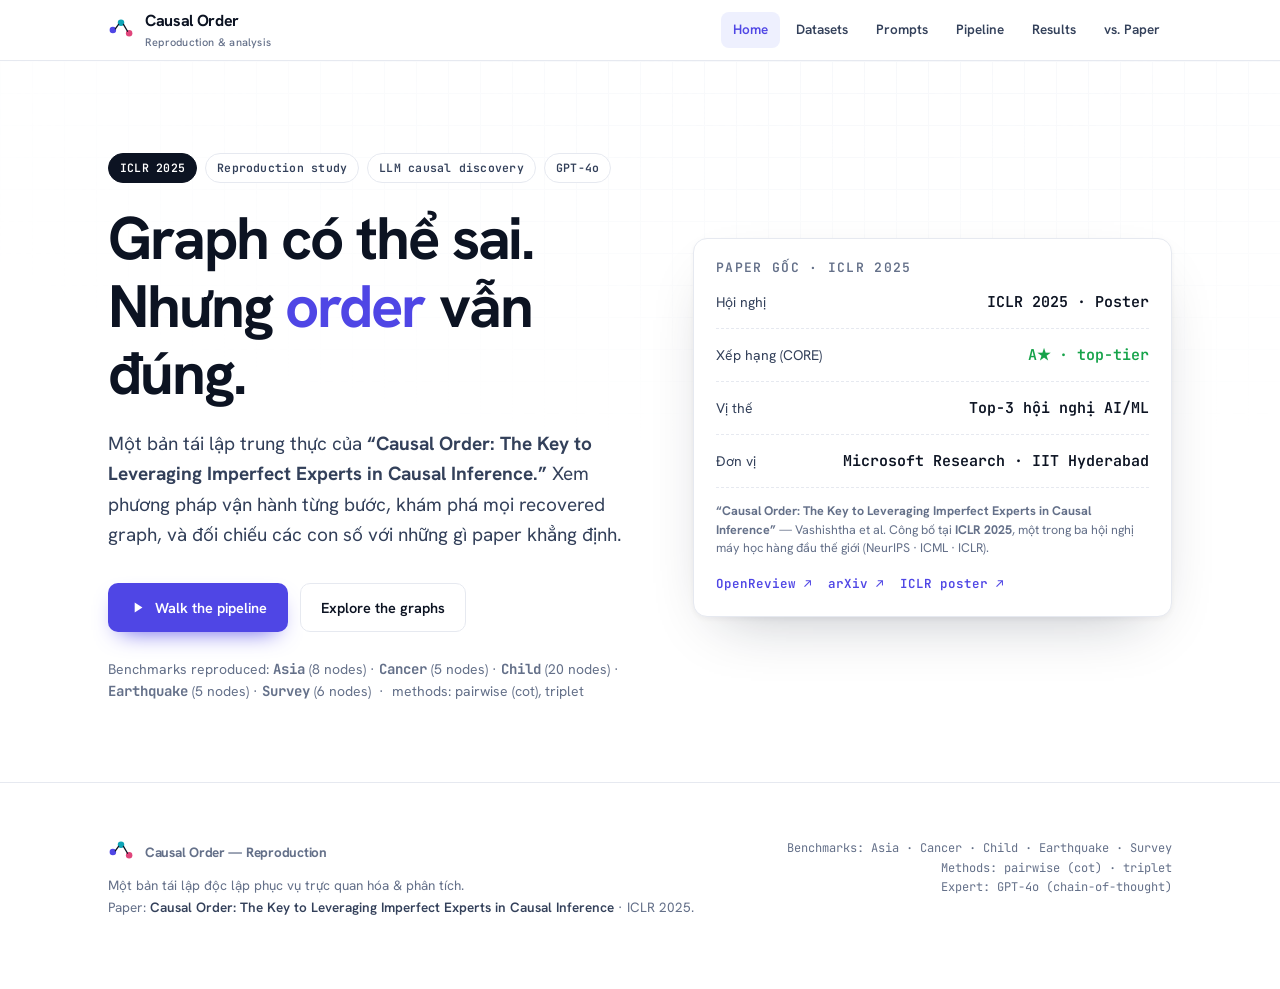
<file: ui/index.html>
<!DOCTYPE html>
<html lang="vi">
<head>
<meta charset="utf-8" />
<meta name="viewport" content="width=device-width, initial-scale=1" />
<title>Causal Order — Reproduction & Analysis</title>
<link rel="preconnect" href="https://fonts.googleapis.com" />
<link rel="preconnect" href="https://fonts.gstatic.com" crossorigin />
<link href="https://fonts.googleapis.com/css2?family=Hanken+Grotesk:wght@400;500;600;700;800&family=JetBrains+Mono:wght@400;500;600&display=swap" rel="stylesheet" />
<link rel="stylesheet" href="styles.css" />
</head>
<body>

<!-- ================= NAV ================= -->
<header class="nav">
  <div class="nav-in">
    <a class="brand" href="#home" style="text-decoration:none;color:inherit">
      <svg class="glyph" viewBox="0 0 32 32" fill="none">
        <circle cx="6" cy="16" r="4" fill="#4f46e5"/>
        <circle cx="16" cy="7" r="4" fill="#0ea5b7"/>
        <circle cx="26" cy="20" r="4" fill="#e0457b"/>
        <path d="M9 14.5 13 9M19 9l5 8.5" stroke="#0c1322" stroke-width="1.6" stroke-linecap="round"/>
      </svg>
      <span>Causal Order<small>Reproduction & analysis</small></span>
    </a>
    <nav class="nav-links">
      <a href="#home">Home</a>
      <a href="#datasets">Datasets</a>
      <a href="#prompts">Prompts</a>
      <a href="#pipeline">Pipeline</a>
      <a href="#results">Results</a>
      <a href="#comparison">vs. Paper</a>
    </nav>
  </div>
</header>

<a id="top"></a>

<!-- ================= HERO ================= -->
<section id="home" class="hero page">
  <div class="hero-grid"></div>
  <div class="wrap hero-in">
    <div>
      <div class="tag-row">
        <span class="pill solid">ICLR 2025</span>
        <span class="pill">Reproduction study</span>
        <span class="pill">LLM causal discovery</span>
        <span class="pill">GPT-4o</span>
      </div>
      <h1>Graph có thể sai.<br/>Nhưng <em style="font-style:normal;color:var(--accent)">order</em> vẫn đúng.</h1>
      <p class="sub">Một bản tái lập trung thực của <strong>“Causal Order: The Key to Leveraging Imperfect Experts in Causal Inference.”</strong> Xem phương pháp vận hành từng bước, khám phá mọi recovered graph, và đối chiếu các con số với những gì paper khẳng định.</p>
      <div class="cta-row">
        <a class="btn btn-primary" href="#pipeline">
          <svg width="17" height="17" viewBox="0 0 24 24" fill="currentColor"><path d="M8 5v14l11-7z"/></svg>
          Walk the pipeline
        </a>
        <a class="btn btn-ghost" href="#pipeline">Explore the graphs</a>
      </div>
      <p class="by" id="hero-benchmarks">Benchmarks reproduced: <b class="mono">Cancer</b> (5 nodes) &nbsp;·&nbsp; methods: pairwise, triplet</p>
    </div>

    <div class="verdict">
      <h4>Paper gốc · ICLR 2025</h4>
      <div class="verdict-row"><span class="lab">Hội nghị</span><span class="val">ICLR 2025 · Poster</span></div>
      <div class="verdict-row"><span class="lab">Xếp hạng (CORE)</span><span class="val delta-good">A★ · top-tier</span></div>
      <div class="verdict-row"><span class="lab">Vị thế</span><span class="val">Top-3 hội nghị AI/ML</span></div>
      <div class="verdict-row"><span class="lab">Đơn vị</span><span class="val">Microsoft Research · IIT&nbsp;Hyderabad</span></div>
      <p class="muted" style="font-size:12.5px;margin-top:14px;line-height:1.5"><b>“Causal Order: The Key to Leveraging Imperfect Experts in Causal Inference”</b> — Vashishtha et al. Công bố tại <b>ICLR 2025</b>, một trong ba hội nghị máy học hàng đầu thế giới (NeurIPS · ICML · ICLR).</p>
      <div class="paper-links">
        <a href="https://openreview.net/forum?id=9juyeCqL0u" target="_blank" rel="noopener">OpenReview ↗</a>
        <a href="https://arxiv.org/abs/2310.15117" target="_blank" rel="noopener">arXiv ↗</a>
        <a href="https://iclr.cc/virtual/2025/poster/30671" target="_blank" rel="noopener">ICLR poster ↗</a>
      </div>
    </div>
  </div>
</section>

<!-- ================= DATASETS ================= -->
<section id="datasets" class="band tint page">
  <div class="wrap">
    <div class="eyebrow">Các bộ benchmark</div>
    <h2 class="section-title">Datasets</h2>
    <p class="section-lead">Repository định nghĩa <strong>11 benchmark causal graph</strong> trong <code class="mono">graphs/definitions.py</code> — mỗi cái gồm một tập biến, một ground-truth DAG, mô tả tùy chọn, và một prompt context. Bản tái lập này chạy những graph được đánh dấu <em>Đã tái lập</em> bên dưới; phần còn lại đã sẵn sàng để chạy. Bấm vào bất kỳ thẻ nào để xem danh sách biến đầy đủ.</p>
    <div class="mt-l" id="datasets-root"></div>
  </div>
</section>

<!-- ================= PIPELINE ================= -->
<section id="pipeline" class="band page">
  <div class="wrap">
    <div class="eyebrow">Step by step</div>
    <h2 class="section-title">Pipeline</h2>
    <p class="section-lead">Năm giai đoạn khái niệm — phân rã / liệt kê, hỏi expert, vote / lắp ráp, recovered <strong>graph</strong> (dự đoán so với ground truth, tương tác được), và <strong>causal order</strong>. Chọn một dataset và phương pháp, bấm play, hoặc bấm vào một giai đoạn để nhảy tới. Giai đoạn cuối giải thích chính xác cách causal order được tính.</p>
    <div class="mt-l" id="pipeline-root"></div>
  </div>
</section>

<!-- ================= PROMPTS ================= -->
<section id="prompts" class="band tint page">
  <div class="wrap">
    <div class="eyebrow">The expert, verbatim</div>
    <h2 class="section-title">Prompts</h2>
    <p class="section-lead">Toàn bộ phương pháp quy về <em>chúng ta hỏi LLM điều gì</em>. Đây là các hàm dựng prompt trong <code class="mono">causal_discovery/prompts/</code>, lấy thẳng từ source — system message và template, với các <span class="ph">{placeholders}</span> được hiển thị ở chỗ mỗi lần chạy sẽ điền vào nodes, context và partial graph. Bấm vào bất kỳ prompt nào để đọc đầy đủ; những prompt few-shot chain-of-thought dài là có chủ đích.</p>
    <div class="mt-l" id="prompts-root"></div>
  </div>
</section>

<!-- ================= RESULTS ================= -->
<section id="results" class="band page">
  <div class="wrap">
    <div class="eyebrow">Reproduction results</div>
    <h2 class="section-title">Results</h2>
    <p class="section-lead"><span id="results-summary">Năm lần chạy trên hai benchmark.</span> Mỗi model một bảng, <strong>cùng định dạng</strong> (rows = dataset × method). <b>SHD</b> = structural Hamming distance (lỗi edge). <b>D<sub>top</sub></b> = topological divergence (lỗi order). Cả hai đều càng thấp càng tốt; giá trị tốt nhất mỗi dataset được tô sáng.</p>

    <p class="claim-lead">Các ô <span class="note-hint">có gạch chân</span> trong bảng GPT-4o là <strong>điểm dữ liệu kiểm chứng kết luận của paper</strong> — di chuột vào từng ô để xem nhận xét (kết luận nào · verdict) ngay tại con số đó.</p>

    <div id="model-results" class="mt-l"></div>

    <h3 style="font-size:22px;margin:48px 0 6px;letter-spacing:-.02em">So với những gì paper công bố — Bảng 4 &amp; Bảng 5</h3>
    <p class="muted" style="font-size:13px;margin-bottom:14px">Hai bảng chính của paper (Table 3 &amp; Table 2 trong paper gốc), rút gọn còn <strong>5 dataset chúng tôi chạy</strong> (Cancer, Earthquake, Survey, Asia, Child) và bỏ cột IN/TN. Trong mỗi ô, chip nhỏ cạnh con số của paper là lần chạy <strong>GPT-4o</strong> của chúng tôi; dấu “·” nghĩa là paper để trống ô đó.</p>
    <div class="legend mt-m" style="margin-bottom:18px">
      <span class="item"><span class="dot" style="background:var(--c-correct)"></span>Ours does better</span>
      <span class="item"><span class="dot" style="background:var(--c-extra)"></span>Ours does worse</span>
      <span class="item"><span class="dot" style="background:var(--c-reversed)"></span>Ours computes a valid value where the paper could not</span>
      <span class="item"><span class="dot" style="background:var(--c-missing)"></span>Matches / not reproduced (blank)</span>
    </div>
    <div id="results-paper-tables"></div>
  </div>
</section>

<!-- ================= COMPARISON / CLAIMS ================= -->
<section id="comparison" class="band tint page">
  <div class="wrap">
    <div class="eyebrow">Reproduction vs. paper</div>
    <h2 class="section-title">Comparison</h2>
    <p class="section-lead"><strong>Mọi bảng thực nghiệm trong paper</strong> (Bảng 1–6 và các bảng phụ lục A3, A5–A13, A15–A17) được chép lại trung thực bên dưới. Ở những chỗ chúng tôi đã tái lập một lần chạy, giá trị <strong>GPT-4o</strong> của chúng tôi nằm <strong>cạnh</strong> con số của paper, được tô màu theo mức so sánh. Paper dùng GPT-3.5 / GPT-4 (và Phi-3 / Llama3 / người chú thích), nên giá trị tuyệt đối khác nhau theo mô hình — phép thử ở đây là liệu <em>thứ tự giữa các phương pháp và hành vi định tính</em> có tái lập được hay không. Chúng tôi đã tái lập <strong>pairwise (CoT) + triplet trên <span id="repro-list">các dataset đã nạp</span></strong>; mọi thứ khác để trống. Riêng <strong>Bảng A8</strong>, chúng tôi tái lập đúng <em>cùng họ mô hình của paper</em> (Phi-3, Llama3) bằng cách self-host qua Ollama (<code class="mono">phi3:mini</code>, <code class="mono">llama3:8b</code>) trên 5 dataset (Cancer, Earthquake, Survey, Asia, Child) — vì cùng mô hình nên con số đặt cạnh đó so sánh trực tiếp được; ô màu xám là các dataset nằm ngoài bảng A8 gốc của paper.</p>

    <div class="legend mt-m" style="margin-bottom:20px">
      <span class="item"><span class="dot" style="background:var(--c-correct)"></span>Ours does better</span>
      <span class="item"><span class="dot" style="background:var(--c-extra)"></span>Ours does worse</span>
      <span class="item"><span class="dot" style="background:var(--c-reversed)"></span>Ours computes a valid value where the paper could not</span>
      <span class="item"><span class="dot" style="background:var(--c-missing)"></span>Matches / not reproduced (blank)</span>
    </div>

    <h3 style="font-size:22px;margin:34px 0 6px;letter-spacing:-.02em">Highlights — the runs we reproduced</h3>
    <p class="muted" style="font-size:13px;margin-bottom:14px">Di chuột vào bất kỳ hàng nào để xem lần chạy GPT-4o của chúng tôi so với paper cho dataset và phương pháp đó.</p>
    <div class="compare-pair" id="compare-pair"></div>

    <h3 style="font-size:22px;margin:48px 0 6px;letter-spacing:-.02em">Tất cả các bảng đã công bố</h3>
    <p class="muted" style="font-size:13px;margin-bottom:18px">Một huy hiệu xanh/đỏ đánh dấu mỗi bảng là đã tái lập (giá trị GPT-4o hiện cạnh con số của paper) hay chỉ-có-paper (chưa chạy). Trong mỗi ô, chip nhỏ cạnh một con số của paper là lần chạy của chúng tôi; dấu “·” nghĩa là paper để trống ô đó. <strong>Bảng 3 và Bảng 2</strong> — hai bảng chính chúng tôi tái lập — đã được chuyển sang mục <a href="#results">Results</a> (rút gọn còn 5 dataset của chúng tôi).</p>
    <div id="all-paper-tables"></div>
  </div>
</section>

<!-- ================= FOOTER ================= -->
<footer class="footer">
  <div class="wrap footer-grid">
    <div>
      <div class="brand" style="margin-bottom:10px">
        <svg class="glyph" viewBox="0 0 32 32" fill="none" width="22" height="22">
          <circle cx="6" cy="16" r="4" fill="#4f46e5"/><circle cx="16" cy="7" r="4" fill="#0ea5b7"/><circle cx="26" cy="20" r="4" fill="#e0457b"/>
          <path d="M9 14.5 13 9M19 9l5 8.5" stroke="#0c1322" stroke-width="1.6" stroke-linecap="round"/>
        </svg>
        <span>Causal Order — Reproduction</span>
      </div>
      <p>Một bản tái lập độc lập phục vụ trực quan hóa &amp; phân tích.<br/>Paper: <a href="https://arxiv.org/pdf/2310.15117" target="_blank" rel="noopener">Causal Order: The Key to Leveraging Imperfect Experts in Causal Inference</a> · ICLR 2025.</p>
    </div>
    <div style="text-align:right">
      <p class="mono" id="footer-benchmarks" style="font-size:12px">Benchmarks: Cancer<br/>Methods: pairwise · triplet<br/>Expert: GPT-4o (chain-of-thought)</p>
    </div>
  </div>
</footer>

<!-- ================= SCRIPTS ================= -->
<script src="vendor/vis-network.min.js"></script>
<script src="data/traces_report.js"></script>
<script src="data/paper_reference.js"></script>
<script src="data/local_models.js"></script>
<script src="data/prompts.js"></script>
<script src="js/core.js"></script>
<script src="js/datasets.js"></script>
<script src="js/datasets_view.js"></script>
<script src="js/graph.js"></script>
<script src="js/pipeline.js"></script>
<script src="js/prompts_view.js"></script>
<script src="js/app.js"></script>
</body>
</html>
</file>
<file: ui/styles.css>
/* ============================================================
   Causal Order — Reproduction Site
   Design system + layout
   ============================================================ */

:root {
  /* Type */
  --font-sans: "Hanken Grotesk", -apple-system, BlinkMacSystemFont, "Segoe UI", sans-serif;
  --font-mono: "JetBrains Mono", ui-monospace, "SF Mono", Menlo, monospace;

  /* Ink + surfaces */
  --ink:        #0c1322;
  --ink-2:      #33405a;
  --muted:      #647089;
  --faint:      #97a2b6;
  --line:       #e6e9f0;
  --line-soft:  #eef1f6;
  --bg:         #ffffff;
  --bg-tint:    #f7f8fb;
  --bg-sink:    #f1f3f8;

  /* Brand */
  --accent:     #4f46e5;   /* indigo */
  --accent-2:   #0ea5b7;   /* teal   */
  --accent-ink: #3730a3;
  --accent-wash:#eef0fe;

  /* Semantic edge categories */
  --c-correct:   #16a34a;
  --c-correct-w: #e7f6ec;
  --c-reversed:  #ea8a0b;
  --c-reversed-w:#fdf0db;
  --c-extra:     #e0457b;
  --c-extra-w:   #fce4ee;
  --c-missing:   #94a3b8;
  --c-missing-w: #eef1f5;
  --c-uncertain: #8b5cf6;
  --c-uncertain-w:#f1ecfd;

  --radius:   14px;
  --radius-s: 9px;
  --shadow:   0 1px 2px rgba(13,22,44,.04), 0 8px 28px -16px rgba(13,22,44,.18);
  --shadow-lg:0 2px 6px rgba(13,22,44,.05), 0 24px 60px -28px rgba(13,22,44,.30);

  --maxw: 1120px;
}

* { box-sizing: border-box; }
html { scroll-behavior: smooth; scroll-padding-top: 76px; }

body {
  margin: 0;
  font-family: var(--font-sans);
  color: var(--ink);
  background: var(--bg);
  line-height: 1.6;
  -webkit-font-smoothing: antialiased;
  text-rendering: optimizeLegibility;
}

h1, h2, h3, h4 { font-weight: 700; line-height: 1.12; letter-spacing: -.02em; margin: 0; }
p { margin: 0; }
a { color: var(--accent); text-decoration: none; }
a:hover { text-decoration: underline; }

.mono { font-family: var(--font-mono); }
.wrap { max-width: var(--maxw); margin: 0 auto; padding: 0 28px; }

/* ---------- Top nav ---------- */
.nav {
  position: sticky; top: 0; z-index: 100;
  background: rgba(255,255,255,.82);
  backdrop-filter: saturate(180%) blur(14px);
  border-bottom: 1px solid var(--line);
}
.nav-in {
  max-width: var(--maxw); margin: 0 auto; padding: 0 28px;
  height: 60px; display: flex; align-items: center; gap: 22px;
}
.brand { display: flex; align-items: center; gap: 11px; font-weight: 700; letter-spacing: -.02em; }
.brand .glyph {
  width: 26px; height: 26px; flex: none;
}
.brand small { display: block; font-weight: 500; font-size: 11px; color: var(--muted); letter-spacing: .02em; }
.nav-links { display: flex; gap: 4px; margin-left: auto; }
.nav-links a {
  color: var(--ink-2); font-size: 13.5px; font-weight: 600;
  padding: 7px 12px; border-radius: 8px; text-decoration: none;
  transition: background .15s, color .15s;
}
.nav-links a:hover { background: var(--bg-sink); color: var(--ink); }
.nav-links a.active { color: var(--accent); background: var(--accent-wash); }
.nav-ghost { font-size: 13px; font-weight: 600; color: var(--muted); }

@media (max-width: 860px){ .nav-links { display: none; } }

/* ---------- Section frame ---------- */
section { scroll-margin-top: 70px; }

/* ---------- Page router: one section visible at a time ---------- */
/* Each top-level section is a "page"; the router (app.js) shows exactly one
   and the nav links switch between them instead of scrolling a long page. */
.page { display: none; }
.page.is-active { display: block; animation: page-in .32s ease both; }
@keyframes page-in {
  from { opacity: 0; transform: translateY(8px); }
  to   { opacity: 1; transform: none; }
}
@media (prefers-reduced-motion: reduce) {
  .page.is-active { animation: none; }
}

.band { padding: 96px 0; }
.band.tint { background: var(--bg-tint); border-top: 1px solid var(--line-soft); border-bottom: 1px solid var(--line-soft); }
.band.sink { background: var(--bg-sink); }

.eyebrow {
  display: inline-flex; align-items: center; gap: 8px;
  font-family: var(--font-mono); font-size: 12px; font-weight: 600;
  letter-spacing: .12em; text-transform: uppercase; color: var(--accent);
  margin-bottom: 18px;
}
.eyebrow::before { content:""; width: 22px; height: 2px; background: var(--accent); border-radius: 2px; }
.section-title { font-size: clamp(28px, 4vw, 42px); }
.section-lead { font-size: 18px; color: var(--ink-2); max-width: 64ch; margin-top: 16px; }

/* ---------- Hero ---------- */
.hero { position: relative; overflow: hidden; padding: 92px 0 80px; }
.hero-grid {
  position: absolute; inset: 0; pointer-events: none; opacity: .5;
  background-image:
    linear-gradient(var(--line-soft) 1px, transparent 1px),
    linear-gradient(90deg, var(--line-soft) 1px, transparent 1px);
  background-size: 32px 32px;
  -webkit-mask-image: radial-gradient(120% 80% at 70% 0%, #000 0%, transparent 70%);
          mask-image: radial-gradient(120% 80% at 70% 0%, #000 0%, transparent 70%);
}
.hero-in { position: relative; display: grid; grid-template-columns: 1.05fr .95fr; gap: 56px; align-items: center; }
.tag-row { display: flex; flex-wrap: wrap; gap: 8px; margin-bottom: 22px; }
.pill {
  font-family: var(--font-mono); font-size: 11.5px; font-weight: 600; letter-spacing: .02em;
  padding: 5px 11px; border-radius: 999px; border: 1px solid var(--line);
  background: #fff; color: var(--ink-2);
}
.pill.solid { background: var(--ink); color: #fff; border-color: var(--ink); }
.hero h1 { font-size: clamp(34px, 5.4vw, 60px); letter-spacing: -.035em; }
.hero .sub { font-size: 19px; color: var(--ink-2); margin-top: 22px; max-width: 54ch; }
.hero .by { margin-top: 26px; font-size: 14px; color: var(--muted); }
.cta-row { display: flex; flex-wrap: wrap; gap: 12px; margin-top: 32px; }
.btn {
  display: inline-flex; align-items: center; gap: 9px;
  font-weight: 600; font-size: 14.5px; padding: 12px 20px; border-radius: 10px;
  border: 1px solid transparent; cursor: pointer; transition: transform .12s, box-shadow .15s, background .15s;
}
.btn:hover { text-decoration: none; transform: translateY(-1px); }
.btn-primary { background: var(--accent); color: #fff; box-shadow: 0 10px 24px -12px var(--accent); }
.btn-primary:hover { background: #4338ca; }
.btn-ghost { background: #fff; color: var(--ink); border-color: var(--line); }
.btn-ghost:hover { border-color: var(--faint); }

/* Hero verdict card */
.verdict {
  background: #fff; border: 1px solid var(--line); border-radius: var(--radius);
  box-shadow: var(--shadow-lg); padding: 22px;
}
.verdict h4 { font-size: 13px; text-transform: uppercase; letter-spacing: .1em; color: var(--muted); font-family: var(--font-mono); font-weight: 600; }
.verdict-row { display: flex; align-items: baseline; justify-content: space-between; gap: 16px; padding: 14px 0; border-bottom: 1px dashed var(--line); }
.verdict-row:last-child { border-bottom: 0; padding-bottom: 2px; }
.verdict-row .lab { font-size: 14px; color: var(--ink-2); }
.verdict-row .val { font-family: var(--font-mono); font-weight: 600; font-size: 15px; }
.delta-good { color: var(--c-correct); }
.delta-bad  { color: var(--c-extra); }
.verdict .paper-links { display: flex; flex-wrap: wrap; gap: 16px; margin-top: 16px; }
.verdict .paper-links a { font-family: var(--font-mono); font-size: 12.5px; font-weight: 600; color: var(--accent); }
.verdict .paper-links a:hover { text-decoration: underline; }

@media (max-width: 920px){
  .hero-in { grid-template-columns: 1fr; gap: 40px; }
}

/* ---------- Stat strip ---------- */
.stat-strip { display: grid; grid-template-columns: repeat(4, 1fr); gap: 18px; margin-top: 4px; }
.stat {
  background: #fff; border: 1px solid var(--line); border-radius: var(--radius-s); padding: 20px;
}
.stat .n { font-family: var(--font-mono); font-size: 30px; font-weight: 700; letter-spacing: -.02em; }
.stat .l { font-size: 13px; color: var(--muted); margin-top: 4px; }
@media (max-width: 760px){ .stat-strip { grid-template-columns: repeat(2,1fr); } }

/* ---------- Generic card ---------- */
.card {
  background: #fff; border: 1px solid var(--line); border-radius: var(--radius);
  box-shadow: var(--shadow); padding: 26px;
}
.card-grid { display: grid; gap: 20px; }
.cols-2 { grid-template-columns: 1fr 1fr; }
.cols-3 { grid-template-columns: repeat(3,1fr); }
@media (max-width: 860px){ .cols-2, .cols-3 { grid-template-columns: 1fr; } }

/* ---------- Toggles / segmented ---------- */
.controls { display: flex; flex-wrap: wrap; gap: 18px; align-items: center; margin-bottom: 26px; }
.seg { display: inline-flex; background: var(--bg-sink); border: 1px solid var(--line); border-radius: 10px; padding: 4px; gap: 3px; }
.seg button {
  font-family: var(--font-sans); font-weight: 600; font-size: 13.5px;
  border: 0; background: transparent; color: var(--ink-2); cursor: pointer;
  padding: 7px 15px; border-radius: 7px; transition: all .15s; white-space: nowrap;
}
.seg button:hover { color: var(--ink); }
.seg button.on { background: #fff; color: var(--accent); box-shadow: 0 1px 2px rgba(13,22,44,.10); }
.seg-label { font-size: 12px; font-family: var(--font-mono); text-transform: uppercase; letter-spacing: .1em; color: var(--muted); margin-right: 2px; }

/* ---------- Legend ---------- */
.legend { display: flex; flex-wrap: wrap; gap: 14px; }
.legend .item { display: inline-flex; align-items: center; gap: 7px; font-size: 13px; color: var(--ink-2); }
.swatch { width: 22px; height: 0; border-top-width: 3px; border-top-style: solid; border-radius: 3px; }
.swatch.dash { border-top-style: dashed; }
.dot { width: 11px; height: 11px; border-radius: 50%; }

/* ---------- Graph panels ---------- */
.graph-pair { display: grid; grid-template-columns: 1fr 1fr; gap: 20px; }
@media (max-width: 860px){ .graph-pair { grid-template-columns: 1fr; } }
.graph-card { background: #fff; border: 1px solid var(--line); border-radius: var(--radius); overflow: hidden; box-shadow: var(--shadow); }
.graph-head { display: flex; align-items: center; justify-content: space-between; padding: 14px 18px; border-bottom: 1px solid var(--line-soft); }
.graph-head h4 { font-size: 15px; }
.graph-head .tag { font-family: var(--font-mono); font-size: 11px; color: var(--muted); }
.graph-canvas { height: 420px; background:
  radial-gradient(circle at 1px 1px, var(--line) 1px, transparent 0) 0 0 / 22px 22px;
  background-color: #fcfcfe; }
.graph-canvas.tall { height: 480px; }

/* ---------- Metric table ---------- */
.tbl-wrap { overflow-x: auto; border: 1px solid var(--line); border-radius: var(--radius); background: #fff; box-shadow: var(--shadow); }
table.metrics { width: 100%; border-collapse: collapse; font-size: 14px; min-width: 720px; }
table.metrics th, table.metrics td { padding: 13px 16px; text-align: right; border-bottom: 1px solid var(--line-soft); }
table.metrics th { font-size: 12px; font-family: var(--font-mono); text-transform: uppercase; letter-spacing: .06em; color: var(--muted); font-weight: 600; background: var(--bg-tint); position: sticky; top: 0; }
table.metrics td:first-child, table.metrics th:first-child { text-align: left; }
table.metrics tbody tr:hover { background: var(--bg-tint); }
table.metrics td.num { font-family: var(--font-mono); }
table.metrics .best { color: var(--c-correct); font-weight: 700; }
/* per-model Tokens sub-headers (split "Tokens" column) — keep model ids
   readable (no uppercasing of "gpt-4o-mini") and visually secondary */
table.metrics th.tok-model { text-transform: none; font-size: 11px; letter-spacing: 0; font-weight: 500; }

/* comparison table */
.th-sub { display: block; font-size: 9.5px; font-weight: 500; letter-spacing: .02em; text-transform: none; color: var(--faint); margin-top: 2px; }
td.cmp { white-space: nowrap; }
.cmp-paper { color: var(--muted); }
.cmp-arrow { color: var(--faint); margin: 0 6px; font-size: 12px; }
.cmp-ours { font-weight: 700; padding: 2px 7px; border-radius: 6px; }
.cmp-match .cmp-ours { color: var(--ink-2); }
.cmp-better .cmp-ours { color: #15803d; background: var(--c-correct-w); }
.cmp-worse .cmp-ours { color: #be185d; background: var(--c-extra-w); }
.cmp-diverge .cmp-ours { color: #b45309; background: var(--c-reversed-w); }
.cmp-note { font-size: 12.5px; color: var(--ink-2); white-space: normal; max-width: 360px; line-height: 1.5; }
.cmp-alt { display: block; font-family: var(--font-mono); font-size: 10.5px; color: var(--faint); margin-top: 4px; }

/* two published-style tables side by side */
.compare-pair { display: grid; grid-template-columns: 1fr 1fr; gap: 20px; align-items: start; }
@media (max-width: 860px){ .compare-pair { grid-template-columns: 1fr; } }
.cp-card { background: #fff; border: 1px solid var(--line); border-radius: var(--radius); box-shadow: var(--shadow); overflow: hidden; }
.cp-ours { border-color: #cdd2fb; box-shadow: 0 0 0 1px #cdd2fb, var(--shadow); }
.cp-head { display: flex; align-items: center; justify-content: space-between; gap: 12px; padding: 16px 18px; border-bottom: 1px solid var(--line-soft); }
.cp-paper .cp-head { background: var(--bg-tint); }
.cp-ours .cp-head { background: var(--accent-wash); }
.cp-head h4 { font-size: 16px; }
/* number badge + model name on one compact row */
.cp-head-l { display: flex; align-items: center; gap: 10px; min-width: 0; }
/* sequential table number badge on the model cards (matches .pub-num) */
.tbl-num { font-family: var(--font-mono); font-size: 11px; letter-spacing: .07em; text-transform: uppercase; color: var(--accent-ink); background: var(--accent-wash); padding: 3px 9px; border-radius: 999px; display: inline-block; flex: none; }
.cp-sub { display: block; font-family: var(--font-mono); font-size: 11px; color: var(--muted); margin-top: 3px; }
.cp-tag { font-family: var(--font-mono); font-size: 10.5px; font-weight: 600; text-transform: uppercase; letter-spacing: .04em; padding: 4px 9px; border-radius: 999px; background: #fff; border: 1px solid var(--line); color: var(--ink-2); white-space: nowrap; }
.cp-ours .cp-tag { background: var(--accent); color: #fff; border-color: var(--accent); }
table.cp-table { min-width: 0; }
table.cp-table th { background: transparent; }
/* per-model assessment block under each results table */
.model-note { padding: 14px 18px 16px; border-top: 1px solid var(--line-soft); background: var(--bg-tint); }
.model-note-h { display: block; font-family: var(--font-mono); font-size: 11px; text-transform: uppercase; letter-spacing: .06em; color: var(--muted); font-weight: 600; margin-bottom: 6px; }
.model-note p { font-size: 13px; line-height: 1.6; color: var(--ink-2); margin: 0; }
.cp-run { white-space: nowrap; }
.cp-run .cp-g { font-weight: 700; margin-right: 8px; }
.cp-cell { font-weight: 700; }
.cp-cell.cmp-better { color: #15803d; background: var(--c-correct-w); }
.cp-cell.cmp-worse  { color: #be185d; background: var(--c-extra-w); }
.cp-cell.cmp-diverge{ color: #b45309; background: var(--c-reversed-w); }
.cp-cell.cmp-match  { color: var(--ink-2); }

/* key-difference cards */
.diff-grid { display: grid; grid-template-columns: repeat(3, 1fr); gap: 16px; }
@media (max-width: 900px){ .diff-grid { grid-template-columns: 1fr; } }
.diff-card { background: #fff; border: 1px solid var(--line); border-left-width: 4px; border-radius: var(--radius-s); padding: 18px; box-shadow: var(--shadow); }
.diff-better  { border-left-color: var(--c-correct); }
.diff-worse   { border-left-color: var(--c-extra); }
.diff-diverge { border-left-color: var(--c-reversed); }
.diff-top { display: flex; align-items: center; justify-content: space-between; gap: 10px; margin-bottom: 14px; }
.diff-run { font-weight: 700; font-size: 14.5px; letter-spacing: -.01em; }
.diff-badge { font-size: 11px; font-weight: 700; padding: 4px 9px; border-radius: 999px; white-space: nowrap; }
.diff-b-better  { background: var(--c-correct-w); color: #15803d; }
.diff-b-worse   { background: var(--c-extra-w); color: #be185d; }
.diff-b-diverge { background: var(--c-reversed-w); color: #b45309; }
.diff-nums { display: flex; flex-wrap: wrap; gap: 8px; margin-bottom: 13px; }
.dpill { display: inline-flex; flex-direction: column; gap: 2px; background: var(--bg-tint); border: 1px solid var(--line-soft); border-radius: 8px; padding: 7px 10px; }
.dpill-l { font-family: var(--font-mono); font-size: 10px; text-transform: uppercase; letter-spacing: .04em; color: var(--muted); }
.dpill-l sub { font-size: 8px; }
.dpill-v { font-family: var(--font-mono); font-size: 14px; color: var(--faint); }
.dpill-paper { color: var(--muted); font-weight: 600; }
.dpill-ours { color: var(--ink); font-weight: 700; margin-left: 2px; }
.diff-note { font-size: 13px; color: var(--ink-2); line-height: 1.55; }
.diff-alt { font-size: 10.5px; color: var(--faint); margin-top: 8px; }
.diff-b-match { background: var(--bg-sink); color: var(--ink-2); }

/* hover-row highlight: the key-difference card, surfaced as a tooltip */
.cp-table tbody tr.cp-row { cursor: help; transition: background .12s ease; }
.cp-table tbody tr.cp-row:hover { background: var(--bg-tint); }
.hl-tip {
  position: fixed; z-index: 1200; display: none;
  width: 340px; max-width: calc(100vw - 24px);
  background: #fff; border: 1px solid var(--line); border-left: 4px solid var(--line);
  border-radius: var(--radius-s); padding: 16px 18px; box-shadow: var(--shadow-lg);
  pointer-events: none;
}
.hl-tip .diff-top { margin-bottom: 12px; }
.hl-tip .diff-note { margin-bottom: 0; }
.hl-tip.hl-better  { border-left-color: var(--c-correct); }
.hl-tip.hl-worse   { border-left-color: var(--c-extra); }
.hl-tip.hl-diverge { border-left-color: var(--c-reversed); }
.hl-tip.hl-match   { border-left-color: var(--line); }

/* ---------- per-cell paper-claim notes (Results tab) ---------- */
.claim-lead { font-size: 13.5px; line-height: 1.6; color: var(--ink-2); margin: 22px 0 4px; }
.claim-lead .note-hint {
  border-bottom: 2px dotted var(--accent); color: var(--accent-ink); font-weight: 600;
  padding-bottom: 1px;
}
/* the data points that carry a note: dotted underline + help cursor */
td.has-note {
  position: relative; cursor: help;
  text-decoration: underline dotted var(--accent) 2px; text-underline-offset: 4px;
}
td.has-note::after {
  content: ""; position: absolute; top: 4px; right: 4px;
  width: 5px; height: 5px; border-radius: 999px; background: var(--accent); opacity: .7;
}
td.has-note:hover, td.has-note.note-active {
  background: var(--accent-wash);
  box-shadow: inset 0 0 0 2px var(--accent);
  color: var(--accent-ink); font-weight: 700; border-radius: 4px;
}

/* the note tooltip reuses .hl-tip; recolor border by verdict + lay out body */
.hl-tip.claim-ok      { border-left-color: var(--c-correct); }
.hl-tip.claim-partial { border-left-color: var(--c-reversed); }
.hl-tip.claim-no      { border-left-color: var(--c-missing); }
.diff-badge.claim-b-ok      { background: var(--c-correct-w);  color: #15803d; }
.diff-badge.claim-b-partial { background: var(--c-reversed-w); color: #b45309; }
.diff-badge.claim-b-no      { background: var(--c-missing-w);  color: #475569; }
.claim-tip .cell-note-text { font-size: 12.5px; line-height: 1.55; color: var(--ink-2); margin: 0; }

/* ---------- graph hover tooltip (stage 4) ---------- */
.gv-tip {
  position: fixed; z-index: 1300; display: none;
  max-width: 280px; min-width: 140px;
  background: #fff; border: 1px solid var(--line);
  border-radius: var(--radius-s); box-shadow: var(--shadow-lg);
  padding: 12px 14px; font-family: var(--font-sans); pointer-events: none;
}
.gv-tip-head { display: flex; align-items: center; gap: 8px; }
.gv-dot { width: 10px; height: 10px; border-radius: 50%; flex: none; box-shadow: 0 0 0 3px rgba(13,22,44,.05); }
.gv-name { font-weight: 700; font-size: 14px; color: var(--ink); line-height: 1.3; word-break: break-word; }
.gv-desc { margin-top: 6px; font-size: 13px; color: var(--ink-2); line-height: 1.5; }
.gv-desc.gv-muted { color: var(--faint); font-style: italic; }
.gv-meta { margin-top: 10px; padding-top: 9px; border-top: 1px solid var(--line-soft); font-family: var(--font-mono); font-size: 11px; color: var(--muted); }
.gv-meta b { color: var(--ink-2); font-weight: 700; }
.gv-cat { margin-top: 9px; }
.gv-chip { display: inline-block; font-family: var(--font-mono); font-size: 11px; font-weight: 600; padding: 3px 9px; border-radius: 999px; }

.row-method { display: flex; align-items: center; gap: 9px; font-weight: 600; }
.chip { font-family: var(--font-mono); font-size: 11px; padding: 2px 8px; border-radius: 6px; background: var(--bg-sink); color: var(--ink-2); }
.chip.tri { background: var(--accent-wash); color: var(--accent-ink); }
.chip.quad{ background: #e6f7f4; color: #0f766e; }
.chip.pair{ background: #fbeae5; color: #b4451f; }

/* ---------- Pipeline ---------- */
.pipe-stage-rail { display: flex; gap: 8px; flex-wrap: wrap; margin-bottom: 22px; }
.pipe-stage-btn {
  flex: 1 1 0; min-width: 120px; text-align: left; cursor: pointer;
  background: #fff; border: 1px solid var(--line); border-radius: 10px; padding: 12px 14px;
  transition: all .15s;
}
.pipe-stage-btn:hover { border-color: var(--faint); }
.pipe-stage-btn.on { border-color: var(--accent); box-shadow: 0 0 0 3px var(--accent-wash); }
.pipe-stage-btn .k { font-family: var(--font-mono); font-size: 11px; color: var(--muted); }
.pipe-stage-btn .t { font-weight: 700; font-size: 14px; margin-top: 3px; }
.pipe-stage-btn.done .k { color: var(--c-correct); }

.pipe-canvas { min-height: 440px; background: #fff; border: 1px solid var(--line); border-radius: var(--radius); box-shadow: var(--shadow); padding: 30px; position: relative; overflow: hidden; }
.pipe-controls { display: flex; align-items: center; gap: 12px; margin-top: 18px; }
.icon-btn { width: 42px; height: 42px; border-radius: 10px; border: 1px solid var(--line); background: #fff; cursor: pointer; display: grid; place-items: center; color: var(--ink); transition: all .15s; }
.icon-btn:hover { border-color: var(--faint); background: var(--bg-tint); }
.icon-btn.primary { background: var(--accent); color: #fff; border-color: var(--accent); }
.progress { flex: 1; height: 6px; background: var(--bg-sink); border-radius: 999px; overflow: hidden; }
.progress > i { display: block; height: 100%; width: 0; background: var(--accent); border-radius: 999px; transition: width .4s ease; }

.stage-title { font-size: 22px; margin-bottom: 4px; }
.stage-sub { color: var(--muted); font-size: 14.5px; margin-bottom: 22px; }

/* fade-in helper */
.fx { opacity: 0; transform: translateY(8px); }
.fx.in { opacity: 1; transform: none; transition: opacity .5s ease, transform .5s ease; }

/* node token */
.ntok { display: inline-flex; align-items: center; gap: 7px; padding: 5px 11px; border-radius: 999px; font-size: 13px; font-weight: 600; border: 1px solid var(--line); background: #fff; }
.ntok .dot { width: 9px; height: 9px; }

/* how-the-order-is-computed */
.order-how { background: linear-gradient(180deg, #fff, var(--bg-tint)); }
.how-steps { display: grid; grid-template-columns: 1fr 1fr; gap: 16px 26px; }
@media (max-width: 760px){ .how-steps { grid-template-columns: 1fr; } }
.how-step { display: flex; gap: 13px; align-items: flex-start; }
.how-k { flex: none; width: 28px; height: 28px; border-radius: 8px; display: grid; place-items: center; font-family: var(--font-mono); font-weight: 700; font-size: 13px; color: #fff; background: var(--accent); }
.how-t { font-weight: 700; font-size: 15px; margin-bottom: 3px; letter-spacing: -.01em; }
.how-b { font-size: 13.5px; color: var(--ink-2); line-height: 1.55; }
.how-b .mono, .how-metric .mono { font-size: 12.5px; background: var(--bg-sink); padding: 1px 5px; border-radius: 5px; }
.how-formula { margin-top: 20px; padding-top: 18px; border-top: 1px dashed var(--line); font-size: 14px; color: var(--ink-2); line-height: 1.6; }
.how-formula b { color: var(--ink); }
.how-metric { margin-top: 14px; background: var(--accent-wash); border: 1px solid #dfe3fd; border-radius: 10px; padding: 12px 15px; font-size: 13.5px; color: var(--accent-ink); }
.how-metric .how-arrow { color: var(--accent); margin: 0 7px; font-weight: 700; }
.how-metric .mono { background: #fff; }

/* subgroup chips */
.subgroup-grid { display: flex; flex-wrap: wrap; gap: 8px; }
.subgroup {
  font-family: var(--font-mono); font-size: 12px; padding: 7px 11px; border-radius: 8px;
  border: 1px solid var(--line); background: var(--bg-tint); color: var(--ink-2);
}

/* prompt bubble */
.prompt-box { background: var(--ink); color: #e8ebf2; border-radius: 12px; padding: 18px 20px; font-family: var(--font-mono); font-size: 13px; line-height: 1.7; }
.prompt-box .prompt-text { display: block; margin-top: 6px; white-space: pre-wrap; word-break: break-word; max-height: 300px; overflow: auto; }
.prompt-box .role { color: #8ea2c4; }
.prompt-box .hl { color: #8fe0a8; }
.prompt-box .hl2 { color: #f0b866; }

/* variable picker (Ask-the-expert stage) — pick k vars to open a call */
.var-picker { margin-bottom: 22px; }
.var-picker-head { display: flex; align-items: baseline; justify-content: space-between; gap: 12px; margin-bottom: 12px; flex-wrap: wrap; }
.vp-label { font-size: 14px; color: var(--ink-2); }
.vp-label b { color: var(--accent); font-family: var(--font-mono); }
.vp-count { font-family: var(--font-mono); font-size: 12px; color: var(--muted); }
.vp-count.full { color: var(--c-correct); }
.var-chips { display: flex; flex-wrap: wrap; gap: 8px; }
.var-chip {
  display: inline-flex; align-items: center; gap: 7px; padding: 7px 13px; border-radius: 999px;
  font-size: 13px; font-weight: 600; cursor: pointer; transition: all .15s;
  border: 1px solid var(--line); background: #fff; color: var(--ink-2);
}
.var-chip .dot { width: 9px; height: 9px; border-radius: 999px; opacity: .45; transition: opacity .15s; }
.var-chip:hover { border-color: var(--vc-border); }
.var-chip.on { border-color: var(--vc-border); background: var(--vc-soft); color: var(--vc-ink); }
.var-chip.on .dot { opacity: 1; }
.picker-hint {
  padding: 28px 20px; text-align: center; color: var(--muted); font-size: 14px;
  border: 1px dashed var(--line); border-radius: var(--radius-s); background: var(--bg-tint);
}

/* vote bars */
.vote-list { display: flex; flex-direction: column; gap: 9px; }
.vote-item { display: grid; grid-template-columns: 200px 1fr; gap: 14px; align-items: center; font-size: 13px; }
.vote-pair { font-family: var(--font-mono); font-size: 12px; color: var(--ink-2); }
.vote-track { display: flex; height: 24px; border-radius: 6px; overflow: hidden; background: var(--bg-sink); }
.vote-seg { display: grid; place-items: center; font-size: 11px; font-family: var(--font-mono); color: #fff; font-weight: 600; min-width: 0; }

/* ---------- Claim verification ---------- */
.claim {
  display: grid; grid-template-columns: 44px 1fr auto; gap: 18px; align-items: start;
  padding: 22px; border: 1px solid var(--line); border-radius: var(--radius); background: #fff;
  box-shadow: var(--shadow);
}
.claim + .claim { margin-top: 16px; }
.claim .num { font-family: var(--font-mono); font-size: 13px; font-weight: 700; color: #fff; background: var(--ink); width: 44px; height: 44px; border-radius: 11px; display: grid; place-items: center; }
.claim h4 { font-size: 17px; margin-bottom: 7px; }
.claim p { color: var(--ink-2); font-size: 14.5px; }
.claim .evidence { margin-top: 12px; font-size: 13.5px; color: var(--muted); border-left: 3px solid var(--line); padding-left: 14px; }
.claim .evidence b { color: var(--ink); font-family: var(--font-mono); }
.verdict-badge { display: inline-flex; align-items: center; gap: 7px; font-size: 12.5px; font-weight: 700; padding: 6px 12px; border-radius: 999px; white-space: nowrap; }
.vb-yes { background: var(--c-correct-w); color: #15803d; }
.vb-part{ background: var(--c-reversed-w); color: #b45309; }
.vb-no  { background: var(--c-extra-w); color: #be185d; }

@media (max-width: 680px){ .claim { grid-template-columns: 1fr; } .claim .num { width: 38px; height: 38px; } }

/* editable note */
.editable-note { font-size: 12.5px; color: var(--muted); background: var(--c-reversed-w); border: 1px dashed var(--c-reversed); border-radius: 9px; padding: 10px 14px; display: inline-flex; gap: 9px; align-items: center; }

/* ---------- Datasets ---------- */
.ds-grid { display: grid; grid-template-columns: repeat(4, 1fr); gap: 14px; }
@media (max-width: 1000px){ .ds-grid { grid-template-columns: repeat(3,1fr); } }
@media (max-width: 720px){ .ds-grid { grid-template-columns: repeat(2,1fr); } }
@media (max-width: 460px){ .ds-grid { grid-template-columns: 1fr; } }

.ds-card {
  text-align: left; font-family: var(--font-sans); cursor: pointer;
  background: #fff; border: 1px solid var(--line); border-radius: 12px; padding: 16px;
  transition: border-color .15s, box-shadow .15s, transform .12s; position: relative;
}
.ds-card:hover { border-color: hsl(var(--h) 55% 60%); transform: translateY(-2px); box-shadow: var(--shadow); }
.ds-card.sel { border-color: hsl(var(--h) 60% 50%); box-shadow: 0 0 0 3px hsl(var(--h) 70% 93%); }
.ds-card.repro::after {
  content: ""; position: absolute; top: -1px; left: -1px; right: -1px; height: 3px;
  background: hsl(var(--h) 62% 50%); border-radius: 12px 12px 0 0;
}
.ds-card-top { display: flex; align-items: center; gap: 8px; margin-bottom: 8px; }
.ds-dot { width: 10px; height: 10px; border-radius: 50%; flex: none; }
.ds-name { font-weight: 700; font-size: 14.5px; letter-spacing: -.01em; line-height: 1.15; }
.ds-badge {
  margin-left: auto; font-family: var(--font-mono); font-size: 9.5px; font-weight: 600; letter-spacing: .03em;
  text-transform: uppercase; padding: 3px 7px; border-radius: 999px; background: var(--c-correct-w); color: #15803d; white-space: nowrap;
}
.ds-badge.ghost { background: var(--bg-sink); color: var(--muted); }
.ds-domain { font-size: 12.5px; color: var(--muted); margin-bottom: 12px; min-height: 32px; }
.ds-nums { display: flex; flex-wrap: wrap; gap: 10px; font-size: 11.5px; color: var(--ink-2); font-family: var(--font-mono); }
.ds-nums b { color: var(--ink); }

.ds-detail { margin-top: 22px; background: #fff; border: 1px solid var(--line); border-radius: var(--radius); box-shadow: var(--shadow); padding: 28px; }
.ds-detail-head { display: flex; justify-content: space-between; align-items: flex-start; gap: 24px; flex-wrap: wrap; padding-bottom: 20px; border-bottom: 1px solid var(--line-soft); margin-bottom: 20px; }
.ds-detail-title { display: flex; align-items: center; gap: 11px; font-size: 24px; font-weight: 700; letter-spacing: -.02em; }
.ds-detail-title .ds-badge { margin-left: 4px; font-size: 10.5px; }
.ds-detail-origin { color: var(--muted); font-size: 14px; margin-top: 8px; }
.ds-detail-stats { display: flex; gap: 26px; }
.ds-detail-stats > div { text-align: right; }
.ds-detail-stats b { display: block; font-family: var(--font-mono); font-size: 22px; font-weight: 700; line-height: 1; }
.ds-detail-stats span { font-size: 11.5px; color: var(--muted); }

.ds-context { background: var(--bg-tint); border: 1px solid var(--line-soft); border-radius: 11px; padding: 16px 18px; margin-bottom: 18px; }
.ds-context p { font-size: 15px; color: var(--ink-2); font-style: italic; line-height: 1.55; }

.ds-explore { display: inline-flex; align-items: center; gap: 8px; font-weight: 600; font-size: 14px; color: var(--accent); padding: 9px 15px; border: 1px solid var(--accent-wash); background: var(--accent-wash); border-radius: 10px; transition: background .15s; }
.ds-explore:hover { background: #e0e3fd; text-decoration: none; }

.ds-nodes { display: grid; grid-template-columns: 1fr 1fr; gap: 9px 22px; }
@media (max-width: 720px){ .ds-nodes { grid-template-columns: 1fr; } }
.ds-node { display: flex; align-items: baseline; gap: 11px; padding: 5px 0; border-bottom: 1px solid var(--line-soft); }
.ds-node-name { font-family: var(--font-mono); font-size: 12px; font-weight: 600; padding: 3px 9px; border-radius: 7px; border: 1px solid; white-space: nowrap; flex: none; }
.ds-node-desc { font-size: 13px; color: var(--ink-2); }
.ds-node-desc.muted { font-style: italic; color: var(--faint); }

/* ---------- Footer ---------- */
.footer { padding: 56px 0 70px; border-top: 1px solid var(--line); color: var(--muted); font-size: 13.5px; }
.footer a { color: var(--ink-2); font-weight: 600; }
.footer-grid { display: flex; justify-content: space-between; gap: 30px; flex-wrap: wrap; }

/* ---------- misc ---------- */
.kbd { font-family: var(--font-mono); font-size: 12px; background: var(--bg-sink); border: 1px solid var(--line); border-bottom-width: 2px; border-radius: 6px; padding: 1px 7px; }
.hr { height: 1px; background: var(--line); border: 0; margin: 0; }
.lead-tight { max-width: 60ch; }
.muted { color: var(--muted); }
.center { text-align: center; }
.mt-s{margin-top:10px}.mt-m{margin-top:22px}.mt-l{margin-top:40px}
.tooltip-card { position: absolute; pointer-events: none; background: var(--ink); color: #fff; font-size: 12px; padding: 8px 11px; border-radius: 8px; box-shadow: var(--shadow-lg); z-index: 30; max-width: 240px; opacity: 0; transition: opacity .12s; font-family: var(--font-mono); }

/* ---------- every published table, with ours beside ---------- */
#all-paper-tables { display: flex; flex-direction: column; gap: 22px; margin-top: 6px; }
.pub-card { border: 1px solid var(--line); border-radius: var(--radius); background: #fff; box-shadow: var(--shadow); padding: 18px 20px 16px; overflow: hidden; }
/* the per-table remark reuses the model cards' .model-note look exactly; pull it
   full-bleed to the card edges (cancel the card padding) so it matches them. */
.pub-card .model-note { margin: 16px -20px -16px; }
.pub-card.is-repro { border-color: #bfe6cf; box-shadow: 0 0 0 1px var(--c-correct-w) inset, var(--shadow); }
.pub-head { display: flex; align-items: flex-start; justify-content: space-between; gap: 14px; margin-bottom: 14px; }
.pub-head-l { min-width: 0; }
.pub-num { font-family: var(--font-mono); font-size: 11px; letter-spacing: .07em; text-transform: uppercase; color: var(--accent-ink); background: var(--accent-wash); padding: 3px 9px; border-radius: 999px; display: inline-block; margin-bottom: 7px; }
.pub-head h4 { font-size: 18px; letter-spacing: -.01em; line-height: 1.2; }
.pub-exp { font-family: var(--font-mono); font-size: 12px; color: var(--muted); margin-top: 5px; }
.rep-tag { font-family: var(--font-mono); font-size: 10px; font-weight: 600; text-transform: uppercase; letter-spacing: .04em; padding: 5px 10px; border-radius: 999px; white-space: nowrap; flex: none; }
.rep-yes { background: var(--c-correct-w); color: #15803d; }
.rep-no { background: var(--bg-sink); color: var(--muted); }
.pub-scroll { overflow-x: auto; border: 1px solid var(--line-soft); border-radius: var(--radius-s); }
.pub-cap { font-size: 12.5px; color: var(--muted); line-height: 1.55; margin-top: 12px; }

/* Results-section Table 3 / Table 2: give the two cards clear breathing room */
#results-paper-tables { display: flex; flex-direction: column; gap: 30px; margin-top: 6px; }

table.pubtbl { width: 100%; border-collapse: collapse; font-size: 13px; background: #fff; }
table.pubtbl th, table.pubtbl td { padding: 8px 12px; text-align: center; border-bottom: 1px solid var(--line-soft); border-right: 1px solid var(--line-soft); white-space: nowrap; }
table.pubtbl th:last-child, table.pubtbl td:last-child { border-right: none; }
table.pubtbl thead th { font-family: var(--font-mono); font-size: 11px; letter-spacing: .03em; color: var(--ink-2); font-weight: 600; background: var(--bg-tint); }
table.pubtbl th.grp { background: var(--bg-sink); border-bottom: 1px solid var(--line); }
table.pubtbl th.lft, table.pubtbl td.lft { text-align: left; }
table.pubtbl td.ds { font-weight: 700; color: var(--ink); }
table.pubtbl td.met { font-family: var(--font-mono); font-size: 12px; color: var(--ink-2); }
table.pubtbl td.num { font-family: var(--font-mono); }
table.pubtbl tr.blk td { background: var(--bg-sink); font-weight: 700; font-size: 12px; letter-spacing: .02em; color: var(--ink-2); text-align: left; }
table.pubtbl.matrix { font-size: 12px; }
table.pubtbl.matrix th, table.pubtbl.matrix td { padding: 7px 9px; }
.ours-flag { font-family: var(--font-mono); font-size: 9px; font-weight: 600; letter-spacing: .02em; color: var(--accent-ink); background: var(--accent-wash); padding: 1px 5px; border-radius: 6px; }

.pv { color: var(--ink); }
.ov { display: inline-block; margin-left: 7px; padding: 1px 6px; border-radius: 6px; font-size: 11.5px; font-weight: 700; }
.ov.cmp-better { color: #15803d; background: var(--c-correct-w); }
.ov.cmp-worse  { color: #be185d; background: var(--c-extra-w); }
.ov.cmp-diverge{ color: #b45309; background: var(--c-reversed-w); }
.ov.cmp-match  { color: var(--ink-2); background: var(--bg-sink); }

/* ============================================================
   PROMPTS section (#prompts → js/prompts_view.js)
   Group toggle + dropdown → one prompt shown in a panel.
   ============================================================ */
.pr-controls { display: flex; flex-wrap: wrap; gap: 12px 18px; align-items: center; margin-bottom: 24px; }
.pr-picker { display: inline-flex; align-items: center; gap: 9px; flex: 1; min-width: 260px; }

/* custom dropdown (replaces a native <select> so the popup can be styled) */
.pr-dd { position: relative; flex: 1; min-width: 230px; max-width: 540px; }
.pr-dd-btn { display: flex; align-items: center; gap: 10px; width: 100%; text-align: left;
  font-family: var(--font-sans); font-size: 14px; font-weight: 600; color: var(--ink);
  background: #fff; border: 1px solid var(--line); border-radius: 11px; padding: 9px 12px; cursor: pointer;
  box-shadow: var(--shadow); transition: border-color .15s ease, box-shadow .15s ease; }
.pr-dd-btn:hover { border-color: var(--faint); }
.pr-dd.open .pr-dd-btn { border-color: var(--accent); box-shadow: 0 0 0 3px var(--accent-wash); }
.pr-dd-label { display: flex; align-items: center; gap: 9px; flex: 1; min-width: 0; }
.pr-dd-chev { margin-left: auto; color: var(--muted); flex-shrink: 0; transition: transform .2s ease; }
.pr-dd.open .pr-dd-chev { transform: rotate(180deg); color: var(--accent); }

/* prompt_type / role chip, shared by the trigger and the options */
.pr-dd-tag { font-family: var(--font-mono); font-size: 11px; font-weight: 600; letter-spacing: .01em;
  color: #be185d; background: var(--c-extra-w); border-radius: 6px; padding: 2px 8px; flex-shrink: 0; }
.pr-dd-tag.tri { color: var(--accent-ink); background: var(--accent-wash); }
.pr-dd-text { overflow: hidden; text-overflow: ellipsis; white-space: nowrap; }

.pr-dd-menu { position: absolute; z-index: 40; top: calc(100% + 6px); left: 0; right: 0;
  background: #fff; border: 1px solid var(--line); border-radius: 12px; box-shadow: var(--shadow-lg);
  padding: 6px; display: none; max-height: 340px; overflow: auto; }
.pr-dd.open .pr-dd-menu { display: block; animation: pr-dd-in .16s ease both; }
@keyframes pr-dd-in { from { opacity: 0; transform: translateY(-5px); } to { opacity: 1; transform: none; } }

.pr-dd-opt { display: flex; align-items: center; gap: 9px; width: 100%; text-align: left;
  font-family: var(--font-sans); font-size: 13.5px; font-weight: 600; color: var(--ink-2);
  background: transparent; border: 0; border-radius: 8px; padding: 9px 10px; cursor: pointer;
  transition: background .12s ease; }
.pr-dd-opt + .pr-dd-opt { margin-top: 2px; }
.pr-dd-opt:hover { background: var(--bg-tint); color: var(--ink); }
.pr-dd-opt.sel { color: var(--ink); background: var(--accent-wash); }
.pr-dd-check { margin-left: auto; color: var(--accent); flex-shrink: 0; opacity: 0; }
.pr-dd-opt.sel .pr-dd-check { opacity: 1; }

.pr-panel { background: #fff; border: 1px solid var(--line); border-radius: var(--radius);
  box-shadow: var(--shadow); overflow: hidden; }
.pr-panel-head { padding: 20px 22px 18px; }
.pr-badges { display: inline-flex; flex-wrap: wrap; gap: 6px; }
.pr-badge { font-family: var(--font-mono); font-size: 10.5px; font-weight: 600; letter-spacing: .02em;
  padding: 3px 9px; border-radius: 999px; border: 1px solid var(--line); background: #fff; color: var(--ink-2); }
.pr-badge.cat-triplet { color: var(--accent-ink); background: var(--accent-wash); border-color: transparent; }
.pr-badge.type { color: var(--ink-2); background: var(--bg-sink); border-color: transparent; }
.pr-badge.def  { color: #b45309; background: var(--c-reversed-w); border-color: transparent; }

.pr-title { font-size: 19px; font-weight: 700; letter-spacing: -.01em; margin-top: 11px; }
.pr-usage { font-size: 13.5px; color: var(--ink-2); margin-top: 12px; line-height: 1.55;
  background: var(--bg-tint); border: 1px solid var(--line-soft); border-radius: var(--radius-s); padding: 10px 13px; }
.pr-usage b { color: var(--ink); font-weight: 700; }

.pr-body-bar { display: flex; align-items: center; justify-content: space-between; gap: 12px;
  padding: 11px 22px; background: var(--bg-tint); border-top: 1px solid var(--line-soft); border-bottom: 1px solid var(--line-soft); }
.pr-legend { font-size: 12px; color: var(--muted); }
.pr-copy { font-family: var(--font-mono); font-size: 11.5px; font-weight: 600; color: var(--accent);
  background: #fff; border: 1px solid var(--line); border-radius: 8px; padding: 6px 12px; cursor: pointer; }
.pr-copy:hover { border-color: var(--accent); background: var(--accent-wash); }

.pr-msg { padding: 14px 22px; border-top: 1px solid var(--line-soft); }
.pr-msg:first-of-type { border-top: 0; }
.pr-msg-role { font-family: var(--font-mono); font-size: 10.5px; font-weight: 700; text-transform: uppercase; letter-spacing: .08em; margin-bottom: 8px; }
.pr-role-system .pr-msg-role { color: var(--accent-2); }
.pr-role-assistant .pr-msg-role, .pr-role-user .pr-msg-role { color: var(--c-extra); }
.pr-msg-body { font-family: var(--font-mono); font-size: 12.5px; line-height: 1.62; color: var(--ink-2);
  white-space: pre-wrap; word-break: break-word; margin: 0; max-height: 460px; overflow: auto;
  background: var(--bg-sink); border: 1px solid var(--line-soft); border-radius: var(--radius-s); padding: 14px 16px; }
.pr-msg-body .ph { color: var(--accent-ink); background: var(--accent-wash); border-radius: 4px; padding: 0 3px; font-weight: 600; }
.pr-msg-body .ans { color: #b45309; background: var(--c-reversed-w); border-radius: 4px; padding: 0 3px; font-weight: 600; }

/* placeholder chip used inline (section lead, legend) */
.ph { font-family: var(--font-mono); }
span.ph { color: var(--accent-ink); }

@media (max-width: 640px) {
  .pr-picker { min-width: 0; width: 100%; }
}

/* ---- Stage-5 transparent debug walkthrough (pipeline.js buildDebug) ---- */
.dbg-h { margin-bottom: 8px; }
.dbg-p { font-size: 13.5px; line-height: 1.62; color: var(--ink-2); margin: 0 0 12px; }
.dbg-mut { color: var(--muted); }
.dbg-edges { display: flex; flex-wrap: wrap; gap: 8px; }
.dbg-edge { display: inline-flex; align-items: center; padding: 3px 10px; border: 1px solid var(--line-soft);
  border-radius: 999px; background: var(--bg-tint); font-size: 12.5px; }
.dbg-tie { font-size: 10.5px; color: #8b5cf6; font-weight: 700; margin-left: 6px;
  text-transform: uppercase; letter-spacing: .04em; }
.dbg-ok { color: var(--c-correct); font-weight: 600; }
.dbg-bad { color: var(--c-extra); font-weight: 600; }
.dbg-tbl { width: 100%; border-collapse: collapse; font-size: 13px; margin: 6px 0 2px; }
.dbg-tbl th { text-align: left; font-weight: 600; color: var(--muted); font-size: 10.5px;
  text-transform: uppercase; letter-spacing: .04em; padding: 6px 10px; border-bottom: 1px solid var(--line-soft); }
.dbg-tbl td { padding: 6px 10px; border-bottom: 1px solid var(--line-soft); vertical-align: top; }
.dbg-tbl td.ctr { text-align: center; font-variant-numeric: tabular-nums; }
.dbg-tbl tbody tr:last-child td { border-bottom: 0; }
.dbg-tbl tbody tr:hover { background: var(--bg-tint); }
</file>
